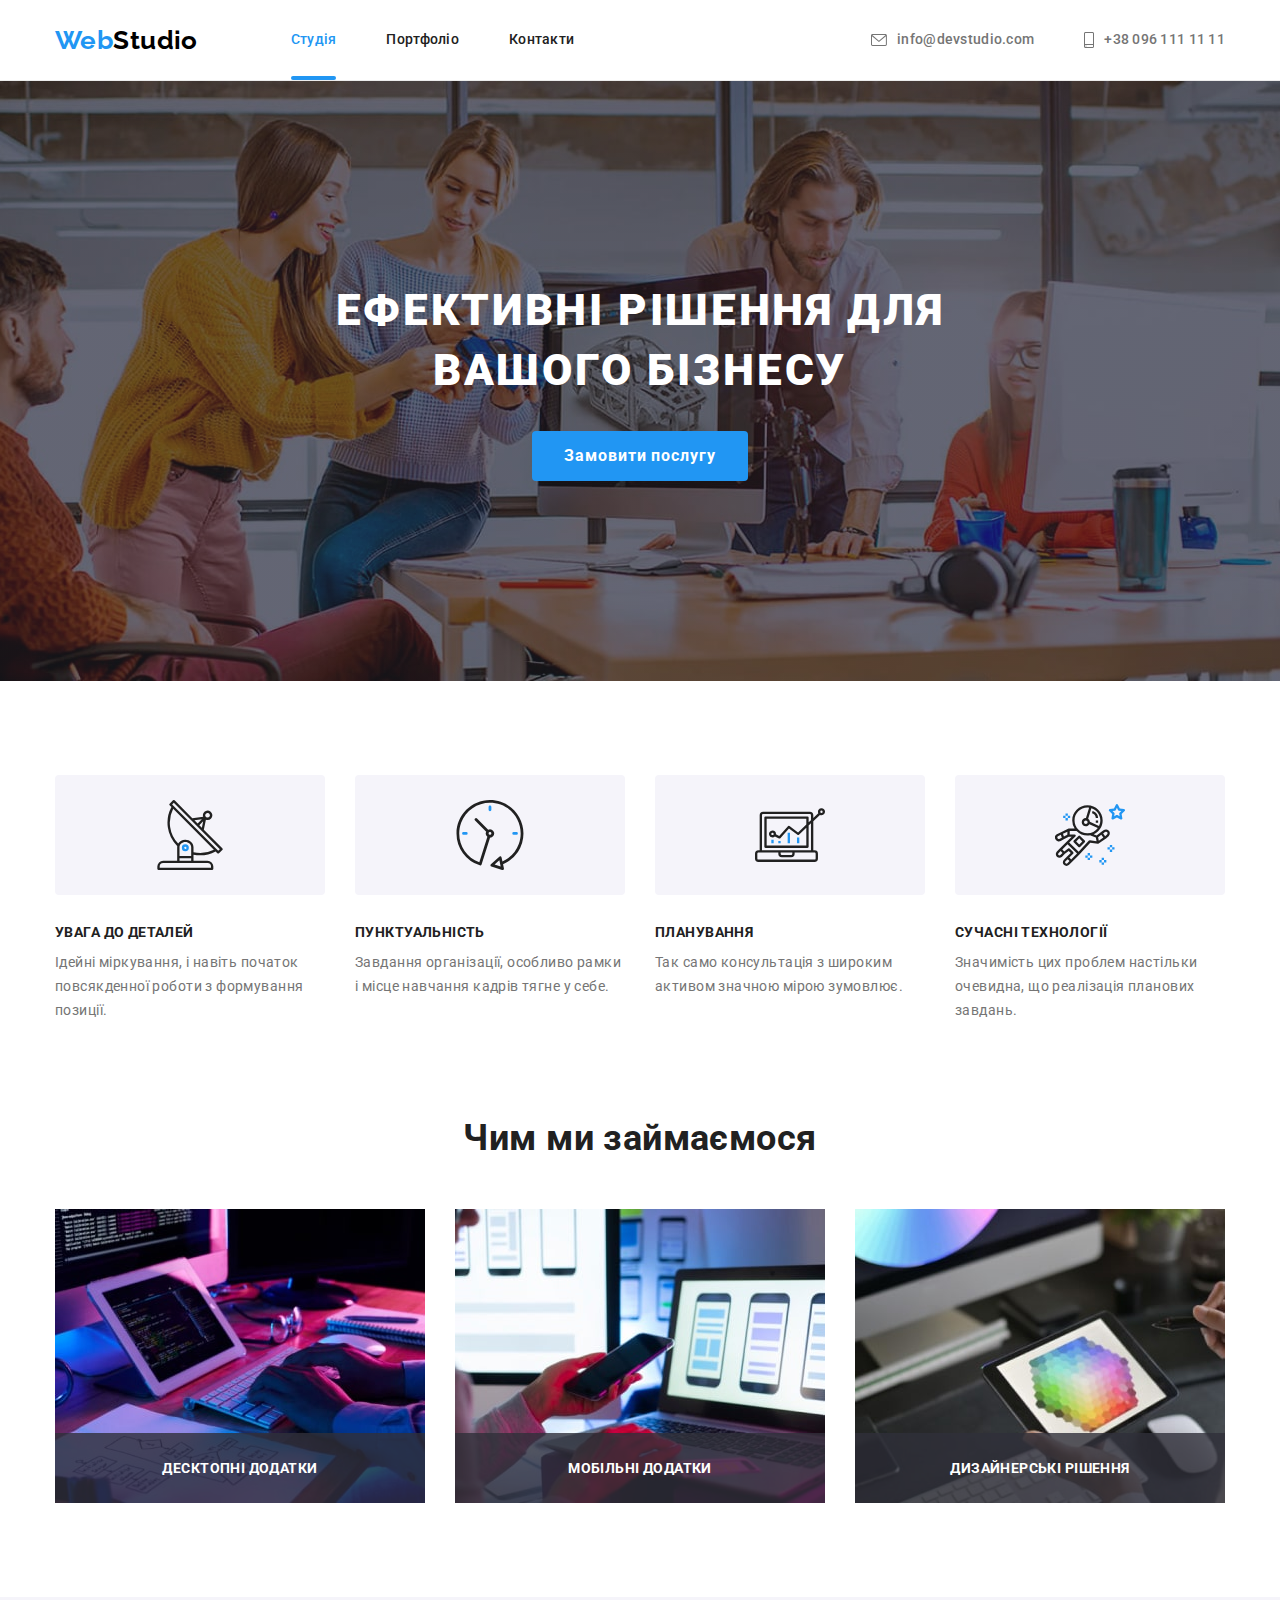
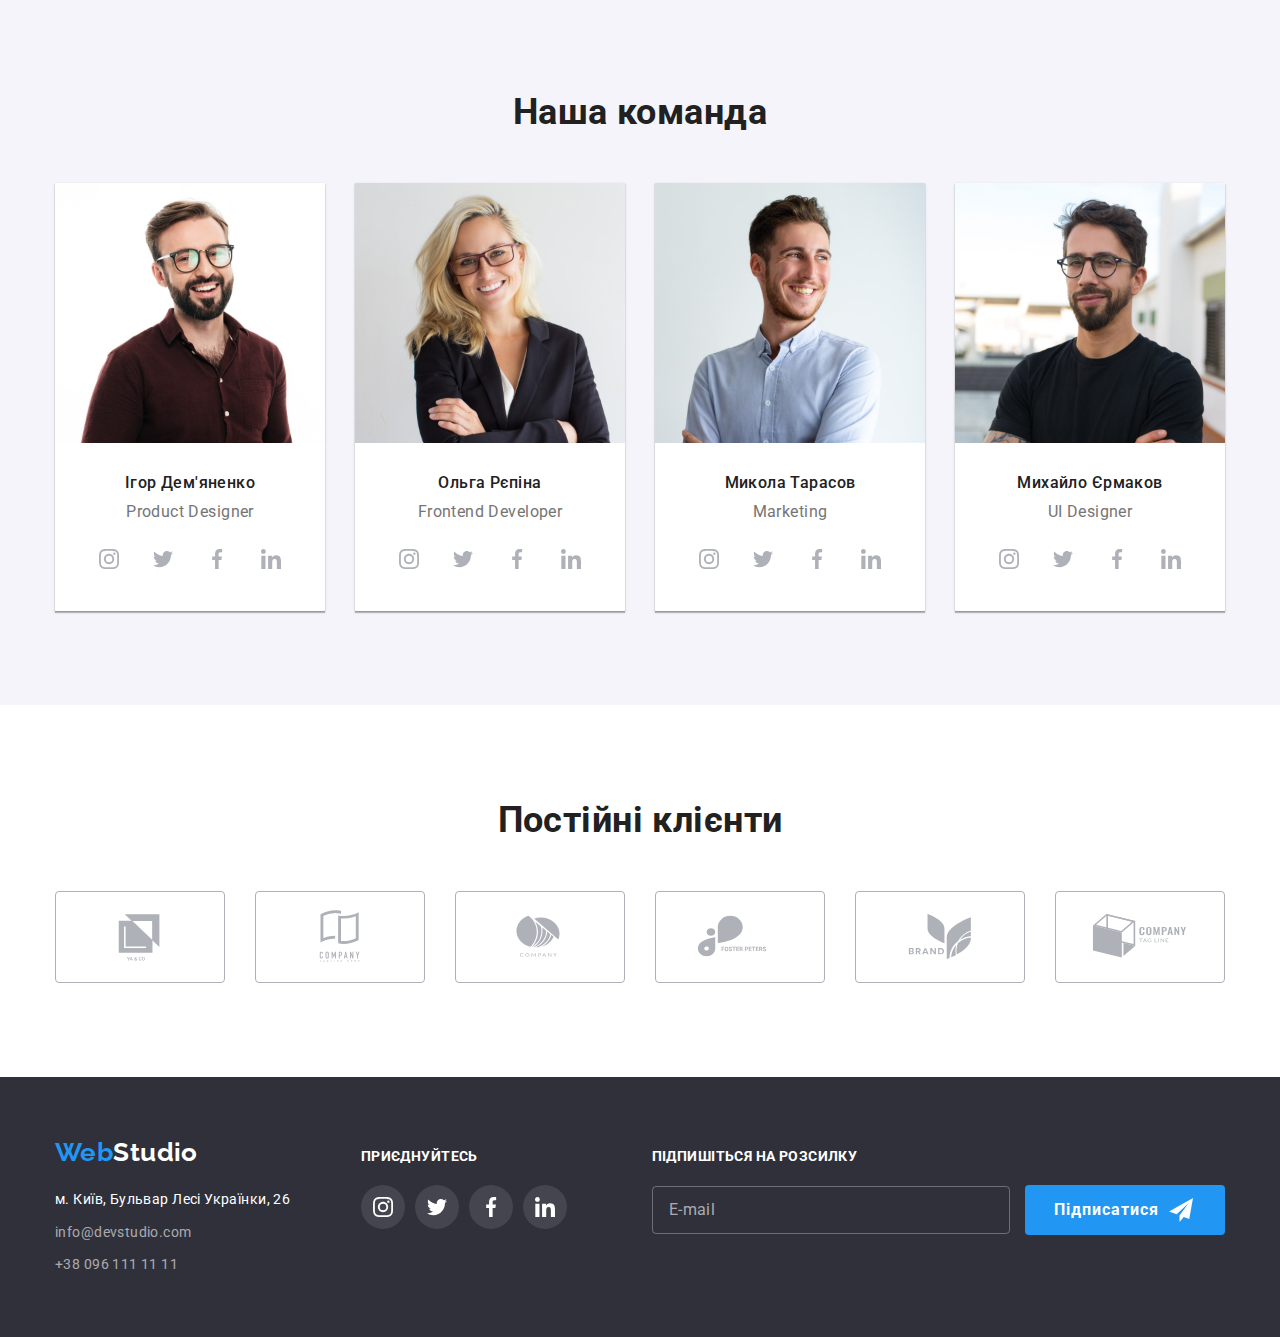
<file: index.html>
<!DOCTYPE html>
<html lang="uk">
  <head>
    <meta charset="UTF-8" />
    <meta http-equiv="X-UA-Compatible" content="IE=edge" />
    <meta name="viewport" content="width=device-width, initial-scale=1.0" />
    <title>goit-markup-hw-06</title>
    <link
      href="https://cdnjs.cloudflare.com/ajax/libs/modern-normalize/1.1.0/modern-normalize.min.css"
      rel="stylesheet"
    />
    <link
      href="https://fonts.googleapis.com/css2?family=Raleway:wght@700&family=Roboto:wght@400;500;700;900&display=swap"
      rel="stylesheet"
    />
    <link href="./css/styles.css" rel="stylesheet" />
  </head>
  <body>
    <header class="page-header">
      <div class="container main-nav">
        <a href="./index.html" class="logo"
          ><span class="logo-part">Web</span>Studio</a
        >
        <nav class="navigation">
          <ul class="navigation-list list">
            <li class="navigation-item">
              <a href="./index.html" class="navigation-link currentPage"
                >Студія</a
              >
            </li>
            <li class="navigation-item">
              <a href="./portfolio.html" class="navigation-link">Портфоліо</a>
            </li>
            <li class="navigation-item">
              <a href="/" class="navigation-link">Контакти</a>
            </li>
          </ul>
        </nav>
        <ul class="contact-list list">
          <li class="contact-list-item">
            <a href="mailto:info@devstudio.com" class="contact-list-link"
              ><svg class="mail-icon" width="16" height="12">
                <use href="./images/symbol-defs.svg#icon-mail"></use>
              </svg>
              info@devstudio.com</a
            >
          </li>
          <li class="contact-list-item">
            <a href="tel:+380961111111" class="contact-list-link"
              ><svg class="mobile-icon" width="10" height="16">
                <use href="./images/symbol-defs.svg#icon-telephone"></use>
              </svg>
              +38 096 111 11 11</a
            >
          </li>
        </ul>
      </div>
    </header>
    <main>
      <section class="hero-section overlay">
        <div>
          <h1 class="page-title">Ефективні рішення для вашого бізнесу</h1>
          <button class="btn bounce-top" type="button" data-modal-open>
            Замовити послугу
          </button>
        </div>
      </section>
      <section class="feature-section section">
        <div class="container">
          <!--Прихований заголовок секції-->
          <h2 class="visually-hidden">Особливості</h2>
          <ul class="feature-list list">
            <li class="feature-list-item">
              <div class="feature-img">
                <svg class="feature-icon" width="70" height="70">
                  <use href="./images/symbol-defs.svg#icon-feature1"></use>
                </svg>
              </div>
              <h3 class="feature-list-title">Увага до деталей</h3>
              <p class="feature-list-text">
                Ідейні міркування, і навіть початок повсякденної роботи з
                формування позиції.
              </p>
            </li>
            <li class="feature-list-item">
              <div class="feature-img">
                <svg class="feature-icon" width="70" height="70">
                  <use href="./images/symbol-defs.svg#icon-feature2"></use>
                </svg>
              </div>
              <h3 class="feature-list-title">Пунктуальність</h3>
              <p class="feature-list-text">
                Завдання організації, особливо рамки і місце навчання кадрів
                тягне у себе.
              </p>
            </li>
            <li class="feature-list-item">
              <div class="feature-img">
                <svg class="feature-icon" width="70" height="70">
                  <use href="./images/symbol-defs.svg#icon-feature3"></use>
                </svg>
              </div>
              <h3 class="feature-list-title">Планування</h3>
              <p class="feature-list-text">
                Так само консультація з широким активом значною мірою зумовлює.
              </p>
            </li>
            <li class="feature-list-item">
              <div class="feature-img">
                <svg class="feature-icon" width="70" height="70">
                  <use href="./images/symbol-defs.svg#icon-feature4"></use>
                </svg>
              </div>
              <h3 class="feature-list-title">Сучасні технології</h3>
              <p class="feature-list-text">
                Значимість цих проблем настільки очевидна, що реалізація
                планових завдань.
              </p>
            </li>
          </ul>
        </div>
      </section>
      <section class="wedo-section section">
        <div class="container">
          <h2 class="section-title">Чим ми займаємося</h2>
          <ul class="wedo-list list">
            <li class="wedo-list-item">
              <img
                src="./images/wedo1.jpeg"
                alt="Робота з десктопом"
                width="370"
                height="294"
              />

              <p class="wedo-overlay-text">Десктопні додатки</p>
            </li>
            <li class="wedo-list-item">
              <img
                src="./images/wedo2.jpeg"
                alt="Робота з телефоном"
                width="370"
                height="294"
              />

              <p class="wedo-overlay-text">Мобільні додатки</p>
            </li>
            <li class="wedo-list-item">
              <img
                src="./images/wedo3.jpeg"
                alt="Робота з планшетом"
                width="370"
                height="294"
              />

              <p class="wedo-overlay-text">Дизайнерські рішення</p>
            </li>
          </ul>
        </div>
      </section>
      <section class="team-section section">
        <div class="container">
          <h2 class="section-title">Наша команда</h2>
          <ul class="team-list list">
            <li class="team-list-item">
              <img
                class="team-list-img"
                src="./images/teammate1.jpeg"
                alt="Член команди"
                width="270"
                height="260"
              />
              <div class="team-info">
                <h3 class="team-list-title">Ігор Дем'яненко</h3>
                <p class="team-list-text">Product Designer</p>

                <ul class="social-list list">
                  <li class="social-list-item">
                    <a
                      href="https://instagram.com"
                      class="social-link"
                      target="_blank"
                      rel="noopener noreferrer"
                      aria-label="посилання на інстаграм"
                    >
                      <svg class="social-link-icon">
                        <use
                          href="./images/symbol-defs.svg#icon-instagram"
                        ></use>
                      </svg>
                    </a>
                  </li>
                  <li class="social-list-item">
                    <a
                      href="https://twitter.com"
                      class="social-link"
                      target="_blank"
                      rel="noopener noreferrer"
                      aria-label="посилання на твітер"
                    >
                      <svg class="social-link-icon">
                        <use href="./images/symbol-defs.svg#icon-twitter"></use>
                      </svg>
                    </a>
                  </li>
                  <li class="social-list-item">
                    <a
                      href="https://facebook.com"
                      class="social-link"
                      target="_blank"
                      rel="noopener noreferrer"
                      aria-label="посилання на фейсбук"
                    >
                      <svg class="social-link-icon">
                        <use
                          href="./images/symbol-defs.svg#icon-facebook"
                        ></use>
                      </svg>
                    </a>
                  </li>
                  <li class="social-list-item">
                    <a
                      href="https://linkedin.com"
                      class="social-link"
                      target="_blank"
                      rel="noopener noreferrer"
                      aria-label="посилання на лінкдін"
                    >
                      <svg class="social-link-icon">
                        <use
                          href="./images/symbol-defs.svg#icon-linkedin"
                        ></use>
                      </svg>
                    </a>
                  </li>
                </ul>
              </div>
            </li>

            <li class="team-list-item">
              <img
                class="team-list-img"
                src="./images/teammate2.jpeg"
                alt="Член команди"
                width="270"
                height="260"
              />
              <div class="team-info">
                <h3 class="team-list-title">Ольга Рєпіна</h3>
                <p class="team-list-text">Frontend Developer</p>
                <ul class="social-list list">
                  <li class="social-list-item">
                    <a
                      href="https://instagram.com"
                      class="social-link"
                      target="_blank"
                      rel="noopener noreferrer"
                      aria-label="посилання на інстаграм"
                    >
                      <svg class="social-link-icon">
                        <use
                          href="./images/symbol-defs.svg#icon-instagram"
                        ></use>
                      </svg>
                    </a>
                  </li>
                  <li class="social-list-item">
                    <a
                      href="https://twitter.com"
                      class="social-link"
                      target="_blank"
                      rel="noopener noreferrer"
                      aria-label="посилання на твітер"
                    >
                      <svg class="social-link-icon">
                        <use href="./images/symbol-defs.svg#icon-twitter"></use>
                      </svg>
                    </a>
                  </li>
                  <li class="social-list-item">
                    <a
                      href="https://facebook.com"
                      class="social-link"
                      target="_blank"
                      rel="noopener noreferrer"
                      aria-label="посилання на фейсбук"
                    >
                      <svg class="social-link-icon">
                        <use
                          href="./images/symbol-defs.svg#icon-facebook"
                        ></use>
                      </svg>
                    </a>
                  </li>
                  <li class="social-list-item">
                    <a
                      href="https://linkedin.com"
                      class="social-link"
                      target="_blank"
                      rel="noopener noreferrer"
                      aria-label="посилання на лінкдін"
                    >
                      <svg class="social-link-icon">
                        <use
                          href="./images/symbol-defs.svg#icon-linkedin"
                        ></use>
                      </svg>
                    </a>
                  </li>
                </ul>
              </div>
            </li>
            <li class="team-list-item">
              <img
                class="team-list-img"
                src="./images/teammate3.jpeg"
                alt="Член команди"
                width="270"
                height="260"
              />
              <div class="team-info">
                <h3 class="team-list-title">Микола Тарасов</h3>
                <p class="team-list-text">Marketing</p>
                <ul class="social-list list">
                  <li class="social-list-item">
                    <a
                      href="https://instagram.com"
                      class="social-link"
                      target="_blank"
                      rel="noopener noreferrer"
                      aria-label="посилання на інстаграм"
                    >
                      <svg class="social-link-icon">
                        <use
                          href="./images/symbol-defs.svg#icon-instagram"
                        ></use>
                      </svg>
                    </a>
                  </li>
                  <li class="social-list-item">
                    <a
                      href="https://twitter.com"
                      class="social-link"
                      target="_blank"
                      rel="noopener noreferrer"
                      aria-label="посилання на твітер"
                    >
                      <svg class="social-link-icon">
                        <use href="./images/symbol-defs.svg#icon-twitter"></use>
                      </svg>
                    </a>
                  </li>
                  <li class="social-list-item">
                    <a
                      href="https://facebook.com"
                      class="social-link"
                      target="_blank"
                      rel="noopener noreferrer"
                      aria-label="посилання на фейсбук"
                    >
                      <svg class="social-link-icon">
                        <use
                          href="./images/symbol-defs.svg#icon-facebook"
                        ></use>
                      </svg>
                    </a>
                  </li>
                  <li class="social-list-item">
                    <a
                      href="https://linkedin.com"
                      class="social-link"
                      target="_blank"
                      rel="noopener noreferrer"
                      aria-label="посилання на лінкдін"
                    >
                      <svg class="social-link-icon">
                        <use
                          href="./images/symbol-defs.svg#icon-linkedin"
                        ></use>
                      </svg>
                    </a>
                  </li>
                </ul>
              </div>
            </li>
            <li class="team-list-item">
              <img
                class="team-list-img"
                src="./images/teammate4.jpeg"
                alt="Член команди"
                width="270"
                height="260"
              />
              <div class="team-info">
                <h3 class="team-list-title">Михайло Єрмаков</h3>
                <p class="team-list-text">UI Designer</p>
                <ul class="social-list list">
                  <li class="social-list-item">
                    <a
                      href="https://instagram.com"
                      class="social-link"
                      target="_blank"
                      rel="noopener noreferrer"
                      aria-label="посилання на інстаграм"
                    >
                      <svg class="social-link-icon">
                        <use
                          href="./images/symbol-defs.svg#icon-instagram"
                        ></use>
                      </svg>
                    </a>
                  </li>
                  <li class="social-list-item">
                    <a
                      href="https://twitter.com"
                      class="social-link"
                      target="_blank"
                      rel="noopener noreferrer"
                      aria-label="посилання на твітер"
                    >
                      <svg class="social-link-icon">
                        <use href="./images/symbol-defs.svg#icon-twitter"></use>
                      </svg>
                    </a>
                  </li>
                  <li class="social-list-item">
                    <a
                      href="https://facebook.com"
                      class="social-link"
                      target="_blank"
                      rel="noopener noreferrer"
                      aria-label="посилання на фейсбук"
                    >
                      <svg class="social-link-icon">
                        <use
                          href="./images/symbol-defs.svg#icon-facebook"
                        ></use>
                      </svg>
                    </a>
                  </li>
                  <li class="social-list-item">
                    <a
                      href="https://linkedin.com"
                      class="social-link"
                      target="_blank"
                      rel="noopener noreferrer"
                      aria-label="посилання на лінкдін"
                    >
                      <svg class="social-link-icon">
                        <use
                          href="./images/symbol-defs.svg#icon-linkedin"
                        ></use>
                      </svg>
                    </a>
                  </li>
                </ul>
              </div>
            </li>
          </ul>
        </div>
      </section>
      <section class="clients-section section">
        <div class="container">
          <h2 class="section-title">Постійні клієнти</h2>
          <ul class="client-list list">
            <li class="client-list-item">
              <a href="/" class="client-list-link"
                ><svg class="client-icon">
                  <use href="./images/symbol-defs.svg#icon-client1"></use>
                </svg>
              </a>
            </li>
            <li class="client-list-item">
              <a href="/" class="client-list-link"
                ><svg class="client-icon">
                  <use href="./images/symbol-defs.svg#icon-client2"></use>
                </svg>
              </a>
            </li>
            <li class="client-list-item">
              <a href="/" class="client-list-link"
                ><svg class="client-icon">
                  <use href="./images/symbol-defs.svg#icon-client3"></use>
                </svg>
              </a>
            </li>
            <li class="client-list-item">
              <a href="/" class="client-list-link"
                ><svg class="client-icon">
                  <use href="./images/symbol-defs.svg#icon-client4"></use>
                </svg>
              </a>
            </li>
            <li class="client-list-item">
              <a href="/" class="client-list-link"
                ><svg class="client-icon">
                  <use href="./images/symbol-defs.svg#icon-client5"></use>
                </svg>
              </a>
            </li>
            <li class="client-list-item">
              <a href="/" class="client-list-link"
                ><svg class="client-icon">
                  <use href="./images/symbol-defs.svg#icon-client6"></use>
                </svg>
              </a>
            </li>
          </ul>
        </div>
      </section>
    </main>
    <footer class="page-footer">
      <div class="footer-container container">
        <div class="address-space">
          <a href="./index.html" class="logo logo-footer"
            ><span class="logo-part">Web</span>Studio</a
          >
          <address>
            <ul class="address-list list">
              <li class="address-list-item">
                <a
                  class="address-list direction"
                  href="https://goo.gl/maps/LLU61BnsTsSFCYwN8"
                  target="_blank"
                  rel="noopener noreferrer nofollow "
                  >м. Київ, Бульвар Лесі Українки, 26</a
                >
              </li>
              <li class="address-list-item">
                <a href="mailto:info@devstudio.com" class="address-link"
                  >info@devstudio.com</a
                >
              </li>
              <li class="address-list-item">
                <a href="tel:+380961111111" class="address-link"
                  >+38 096 111 11 11</a
                >
              </li>
            </ul>
          </address>
        </div>

        <div class="social-link-space">
          <p class="footer-text">Приєднуйтесь</p>
          <ul class="footer-social list">
            <li class="footer-social-item">
              <a
                class="footer-link"
                href="https://instagram.com"
                target="_blank"
                rel="noopener noreferrer"
                aria-label="посилання на інстаграм"
                ><svg class="f-social-link-icon">
                  <use href="./images/symbol-defs.svg#icon-instagram"></use>
                </svg>
              </a>
            </li>
            <li class="footer-social-item">
              <a
                class="footer-link"
                href="https://twitter.com"
                target="_blank"
                rel="noopener noreferrer"
                aria-label="посилання на твітер"
                ><svg class="f-social-link-icon">
                  <use href="./images/symbol-defs.svg#icon-twitter"></use>
                </svg>
              </a>
            </li>
            <li class="footer-social-item">
              <a
                class="footer-link"
                href="https://facebook.com"
                target="_blank"
                rel="noopener noreferrer"
                aria-label="посилання на фейсбук"
                ><svg class="f-social-link-icon">
                  <use href="./images/symbol-defs.svg#icon-facebook"></use>
                </svg>
              </a>
            </li>
            <li class="footer-social-item">
              <a
                class="footer-link"
                href="https://linkedin.com"
                target="_blank"
                rel="noopener noreferrer"
                aria-label="посилання на лінкдін"
                ><svg class="f-social-link-icon">
                  <use href="./images/symbol-defs.svg#icon-linkedin"></use>
                </svg>
              </a>
            </li>
          </ul>
        </div>
        <div class="footer-form-space">
          <p class="footer-text">Підпишіться на розсилку</p>
          <form name="subscribe_form">
            <label>
              <input
                type="email"
                class="footer-input"
                name="email"
                placeholder="E-mail"
                required
              />
            </label>
            <button class="btn-input btn" type="submit">
              Підписатися
              <svg class="footer-form-svg" width="24" height="24">
                <use href="./images/symbol-defs.svg#icon-send"></use>
              </svg>
            </button>
          </form>
        </div>
      </div>
    </footer>
    <div class="backdrop is-hidden" data-modal>
      <div class="modal">
        <button class="modal-btn" type="button" data-modal-close>
          <svg class="modal-icon" width="11" height="11">
            <use href="./images/symbol-defs.svg#icon-close-btn"></use>
          </svg>
        </button>
        <p class="modal-message">Залиште свої дані, ми вам передзвонимо</p>
        <form class="modal-form" name="modal_form">
          <div class="modal-form-group" role="group">
            <label for="user_name" class="modal-form-label">Ім'я</label>
            <div class="modal-form-wrapper">
              <input
                type="text"
                class="modal-form-input"
                name="user_name"
                id="user_name"
                required
              />
              <svg class="modal-icon-svg" width="18" height="18">
                <use href="./images/symbol-defs.svg#icon-person-modal"></use>
              </svg>
            </div>
            <label for="user_phone" class="modal-form-label">Телефон</label>
            <div class="modal-form-wrapper">
              <input
                type="tel"
                class="modal-form-input"
                name="user_phone"
                id="user_phone"
                required
              />
              <svg class="modal-icon-svg" width="18" height="18">
                <use href="./images/symbol-defs.svg#icon-phone-modal"></use>
              </svg>
            </div>
            <label for="user_email" class="modal-form-label">Пошта</label>
            <div class="modal-form-wrapper">
              <input
                type="text"
                class="modal-form-input"
                name="user_email"
                id="user_email"
                required
              />
              <svg class="modal-icon-svg" width="18" height="18">
                <use href="./images/symbol-defs.svg#icon-email-modal"></use>
              </svg>
            </div>
            <label for="user_message" class="modal-form-label">Коментар</label>
            <textarea
              class="modal-form-message"
              name="user_message"
              id="user_message"
              rows="6"
              placeholder="Введіть текст"
            ></textarea>
          </div>
        </form>
        <div class="modal-form-agreement" role="group">
          <input type="checkbox" class="modal-checkbox" id="user_agreement" />
          <label class="modal-form-agreement-label" for="user_agreement"
            >Погоджуюся з розсилкою та приймаю
            <a href="" class="modal-form-link">Умови договору</a></label
          >
        </div>
        <button class="modal-form-btn btn" type="submit">Відправити</button>
      </div>
    </div>
    <script src="./js/modal.js"></script>
  </body>
</html>
</file>
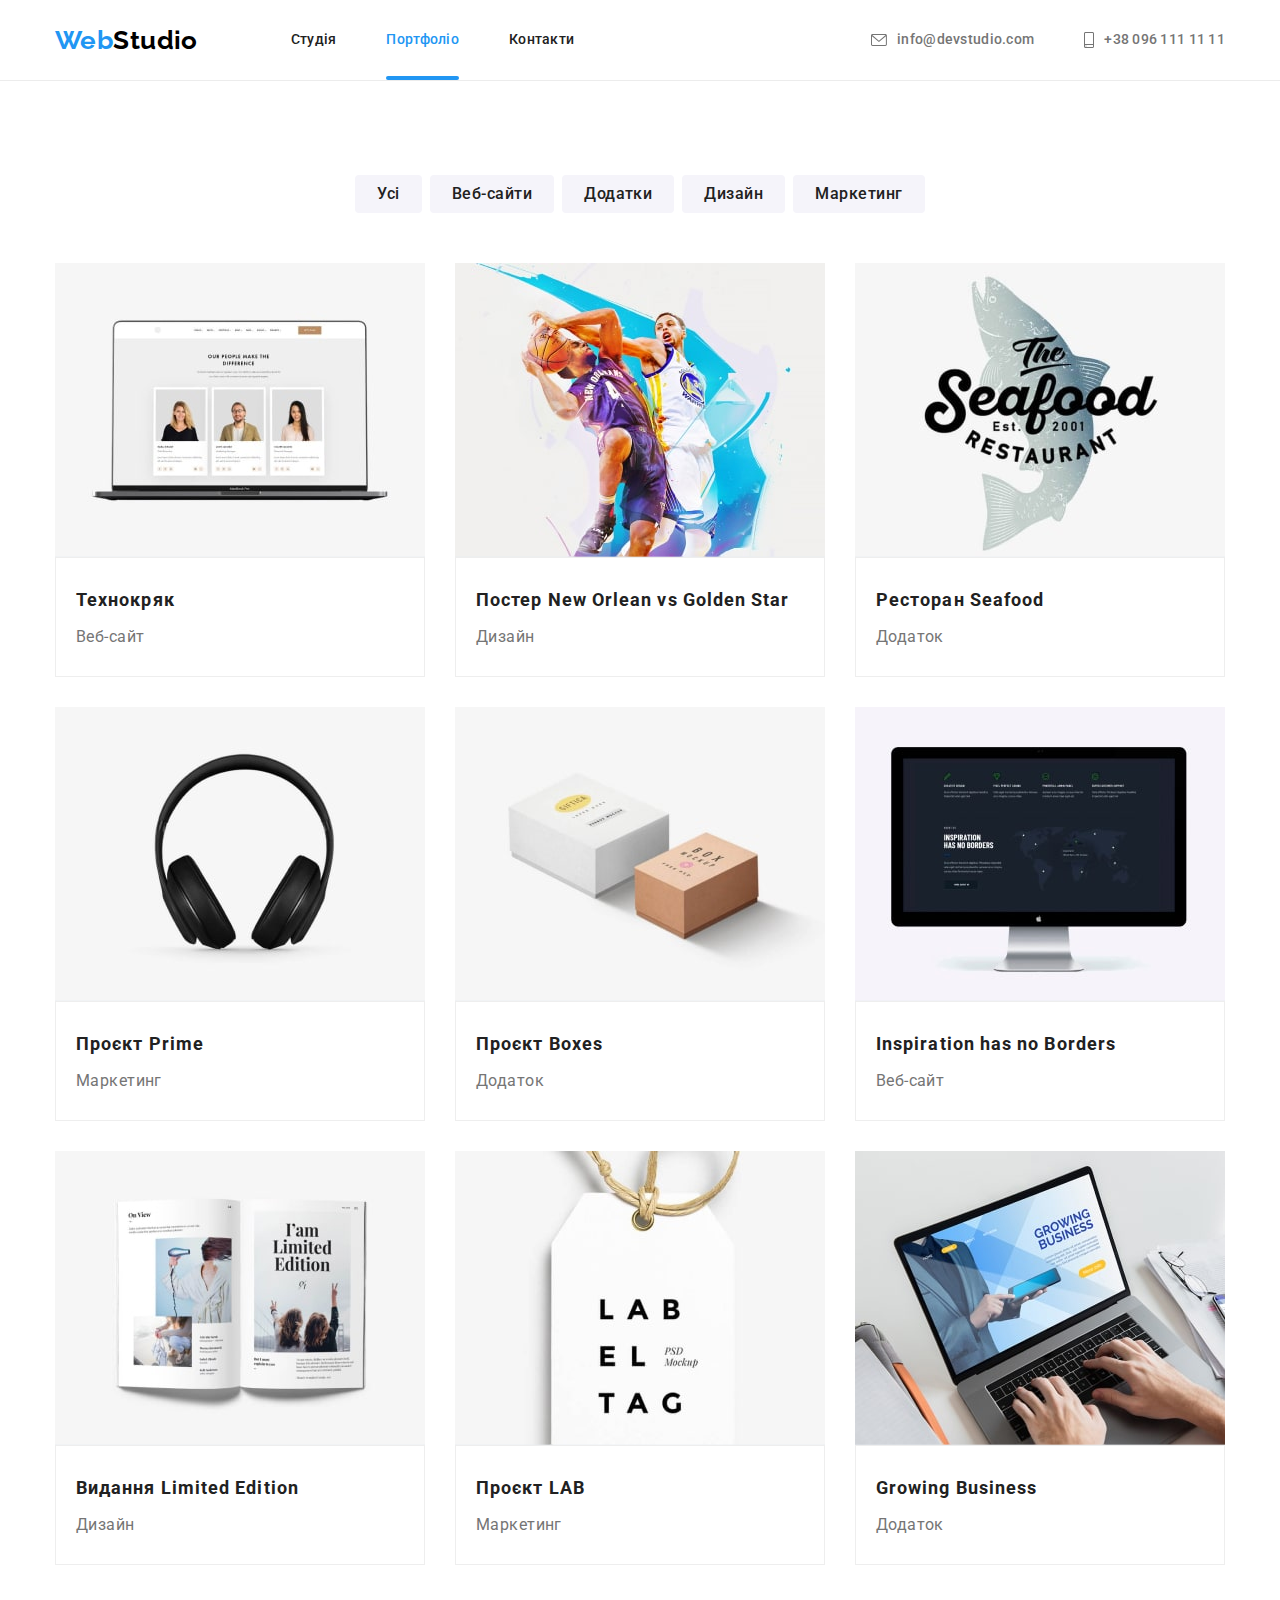
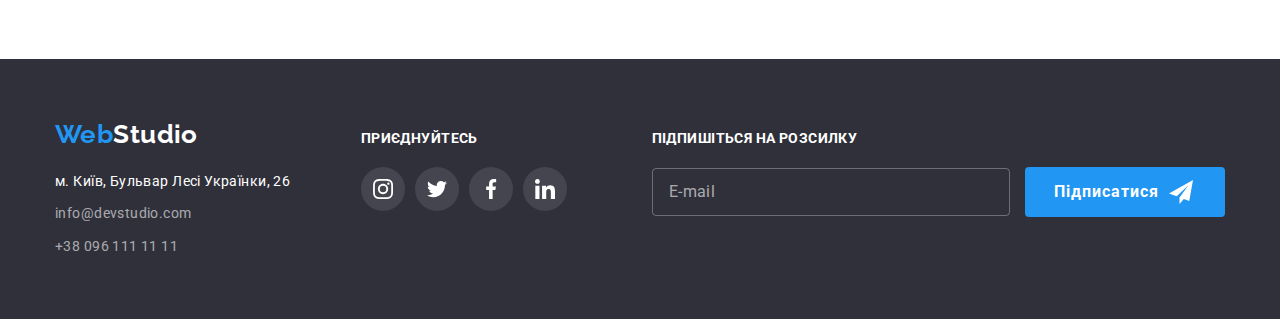
<file: portfolio.html>
<!DOCTYPE html>
<html lang="uk">
  <head>
    <meta charset="UTF-8" />
    <meta http-equiv="X-UA-Compatible" content="IE=edge" />
    <meta name="viewport" content="width=device-width, initial-scale=1.0" />
    <title>goit-markup-hw-06</title>
    <link
      href="https://cdnjs.cloudflare.com/ajax/libs/modern-normalize/1.1.0/modern-normalize.min.css"
      rel="stylesheet"
    />
    <link
      href="https://fonts.googleapis.com/css2?family=Raleway:wght@700&family=Roboto:wght@400;500;700;900&display=swap"
      rel="stylesheet"
    />
    <link href="./css/styles.css" rel="stylesheet" />
  </head>
  <body>
    <header class="page-header">
      <div class="container main-nav">
        <a href="./index.html" class="logo"
          ><span class="logo-part">Web</span>Studio</a
        >
        <nav class="navigation">
          <ul class="navigation-list list">
            <li class="navigation-item">
              <a href="./index.html" class="navigation-link">Студія</a>
            </li>
            <li class="navigation-item">
              <a href="./portfolio.html" class="navigation-link currentPage"
                >Портфоліо</a
              >
            </li>
            <li class="navigation-item">
              <a href="/" class="navigation-link">Контакти</a>
            </li>
          </ul>
        </nav>
        <ul class="contact-list list">
          <li class="contact-list-item">
            <a href="mailto:info@devstudio.com" class="contact-list-link"
              ><svg class="mail-icon" width="16" height="12">
                <use href="./images/symbol-defs.svg#icon-mail"></use>
              </svg>
              info@devstudio.com</a
            >
          </li>
          <li class="contact-list-item">
            <a href="tel:+380961111111" class="contact-list-link"
              ><svg class="mobile-icon" width="10" height="16">
                <use href="./images/symbol-defs.svg#icon-telephone"></use>
              </svg>
              +38 096 111 11 11</a
            >
          </li>
        </ul>
      </div>
    </header>
    <main>
      <section class="section">
        <div class="container">
          <!--Прихований заголовок секції-->
          <h1 class="visually-hidden">Наші проєкти</h1>
          <ul class="project-list-filter list">
            <li class="project-list-filter-item">
              <button class="portfolio-btn" type="button">Усі</button>
            </li>
            <li class="project-list-filter-item">
              <button class="portfolio-btn" type="button">Веб-сайти</button>
            </li>
            <li class="project-list-filter-item">
              <button class="portfolio-btn" type="button">Додатки</button>
            </li>
            <li class="project-list-filter-item">
              <button class="portfolio-btn" type="button">Дизайн</button>
            </li>
            <li class="project-list-filter-item">
              <button class="portfolio-btn" type="button">Маркетинг</button>
            </li>
          </ul>
          <ul class="project-list list">
            <li class="project-list-item">
              <a href="/" class="project-list-link">
                <div class="project-thumb">
                  <img
                    src="./images/project-1.jpeg"
                    alt="Фото проєкту 1"
                    width="370"
                    height="294"
                  />
                  <div class="project-list-overlay">
                    <p class="project-list-extra-text">
                      Ресурс пропонує комплексні пропозиції з різним рівнем
                      функціоналу та сервісів. Все це дозволить відвідувачу
                      отримати вичерпні відомості про компанію чи приватну
                      особу.
                    </p>
                  </div>
                </div>
                <div class="project-info">
                  <h2 class="project-list-title">Технокряк</h2>
                  <p class="project-list-description">Веб-сайт</p>
                </div></a
              >
            </li>
            <li class="project-list-item">
              <a href="/" class="project-list-link">
                <div class="project-thumb">
                  <img
                    src="./images/project-2.jpeg"
                    alt="Фото проєкту 2"
                    width="370"
                    height="294"
                  />
                  <div class="project-list-overlay">
                    <p class="project-list-extra-text">
                      Ресурс пропонує комплексні пропозиції з різним рівнем
                      функціоналу та сервісів. Все це дозволить відвідувачу
                      отримати вичерпні відомості про компанію чи приватну
                      особу.
                    </p>
                  </div>
                </div>
                <div class="project-info">
                  <h2 class="project-list-title">
                    Постер New Orlean vs Golden Star
                  </h2>
                  <p class="project-list-description">Дизайн</p>
                </div></a
              >
            </li>
            <li class="project-list-item">
              <a href="/" class="project-list-link">
                <div class="project-thumb">
                  <img
                    src="./images/project-3.jpeg"
                    alt="Фото проєкту 3"
                    width="370"
                    height="294"
                  />
                  <div class="project-list-overlay">
                    <p class="project-list-extra-text">
                      Ресурс пропонує комплексні пропозиції з різним рівнем
                      функціоналу та сервісів. Все це дозволить відвідувачу
                      отримати вичерпні відомості про компанію чи приватну
                      особу.
                    </p>
                  </div>
                </div>
                <div class="project-info">
                  <h2 class="project-list-title">Ресторан Seafood</h2>
                  <p class="project-list-description">Додаток</p>
                </div></a
              >
            </li>
            <li class="project-list-item">
              <a href="/" class="project-list-link">
                <div class="project-thumb">
                  <img
                    src="./images/project-4.jpeg"
                    alt="Фото проєкту 4"
                    width="370"
                    height="294"
                  />
                  <div class="project-list-overlay">
                    <p class="project-list-extra-text">
                      Ресурс пропонує комплексні пропозиції з різним рівнем
                      функціоналу та сервісів. Все це дозволить відвідувачу
                      отримати вичерпні відомості про компанію чи приватну
                      особу.
                    </p>
                  </div>
                </div>
                <div class="project-info">
                  <h2 class="project-list-title">Проєкт Prime</h2>
                  <p class="project-list-description">Маркетинг</p>
                </div></a
              >
            </li>
            <li class="project-list-item">
              <a href="/" class="project-list-link">
                <div class="project-thumb">
                  <img
                    src="./images/project-5.jpeg"
                    alt="Фото проєкту 5"
                    width="370"
                    height="294"
                  />
                  <div class="project-list-overlay">
                    <p class="project-list-extra-text">
                      Ресурс пропонує комплексні пропозиції з різним рівнем
                      функціоналу та сервісів. Все це дозволить відвідувачу
                      отримати вичерпні відомості про компанію чи приватну
                      особу.
                    </p>
                  </div>
                </div>
                <div class="project-info">
                  <h2 class="project-list-title">Проєкт Boxes</h2>
                  <p class="project-list-description">Додаток</p>
                </div></a
              >
            </li>
            <li class="project-list-item">
              <a href="/" class="project-list-link">
                <div class="project-thumb">
                  <img
                    src="./images/project-6.jpeg"
                    alt="Фото проєкту 6"
                    width="370"
                    height="294"
                  />
                  <div class="project-list-overlay">
                    <p class="project-list-extra-text">
                      Ресурс пропонує комплексні пропозиції з різним рівнем
                      функціоналу та сервісів. Все це дозволить відвідувачу
                      отримати вичерпні відомості про компанію чи приватну
                      особу.
                    </p>
                  </div>
                </div>
                <div class="project-info">
                  <h2 class="project-list-title">Inspiration has no Borders</h2>
                  <p class="project-list-description">Веб-сайт</p>
                </div></a
              >
            </li>
            <li class="project-list-item">
              <a href="/" class="project-list-link">
                <div class="project-thumb">
                  <img
                    src="./images/project-7.jpeg"
                    alt="Фото проєкту 7"
                    width="370"
                    height="294"
                  />
                  <div class="project-list-overlay">
                    <p class="project-list-extra-text">
                      Ресурс пропонує комплексні пропозиції з різним рівнем
                      функціоналу та сервісів. Все це дозволить відвідувачу
                      отримати вичерпні відомості про компанію чи приватну
                      особу.
                    </p>
                  </div>
                </div>
                <div class="project-info">
                  <h2 class="project-list-title">Видання Limited Edition</h2>
                  <p class="project-list-description">Дизайн</p>
                </div></a
              >
            </li>
            <li class="project-list-item">
              <a href="/" class="project-list-link">
                <div class="project-thumb">
                  <img
                    src="./images/project-8.jpeg"
                    alt="Фото проєкту 8"
                    width="370"
                    height="294"
                  />
                  <div class="project-list-overlay">
                    <p class="project-list-extra-text">
                      Ресурс пропонує комплексні пропозиції з різним рівнем
                      функціоналу та сервісів. Все це дозволить відвідувачу
                      отримати вичерпні відомості про компанію чи приватну
                      особу.
                    </p>
                  </div>
                </div>
                <div class="project-info">
                  <h2 class="project-list-title">Проєкт LAB</h2>
                  <p class="project-list-description">Маркетинг</p>
                </div></a
              >
            </li>
            <li class="project-list-item">
              <a href="/" class="project-list-link">
                <div class="project-thumb">
                  <img
                    src="./images/project-9.jpeg"
                    alt="Фото проєкту 9"
                    width="370"
                    height="294"
                  />
                  <div class="project-list-overlay">
                    <p class="project-list-extra-text">
                      Ресурс пропонує комплексні пропозиції з різним рівнем
                      функціоналу та сервісів. Все це дозволить відвідувачу
                      отримати вичерпні відомості про компанію чи приватну
                      особу.
                    </p>
                  </div>
                </div>
                <div class="project-info">
                  <h2 class="project-list-title">Growing Business</h2>
                  <p class="project-list-description">Додаток</p>
                </div></a
              >
            </li>
          </ul>
        </div>
      </section>
    </main>
    <footer class="page-footer">
      <div class="footer-container container">
        <div class="address-space">
          <a href="./index.html" class="logo logo-footer"
            ><span class="logo-part">Web</span>Studio</a
          >
          <address>
            <ul class="address-list list">
              <li class="address-list-item">
                <a
                  class="address-list direction"
                  href="https://goo.gl/maps/LLU61BnsTsSFCYwN8"
                  target="_blank"
                  rel="noopener noreferrer nofollow "
                  >м. Київ, Бульвар Лесі Українки, 26</a
                >
              </li>
              <li class="address-list-item">
                <a href="mailto:info@devstudio.com" class="address-link"
                  >info@devstudio.com</a
                >
              </li>
              <li class="address-list-item">
                <a href="tel:+380961111111" class="address-link"
                  >+38 096 111 11 11</a
                >
              </li>
            </ul>
          </address>
        </div>

        <div class="social-link-space">
          <p class="footer-text">Приєднуйтесь</p>
          <ul class="footer-social list">
            <li class="footer-social-item">
              <a
                class="footer-link"
                href="https://instagram.com"
                target="_blank"
                rel="noopener noreferrer"
                aria-label="посилання на інстаграм"
                ><svg class="f-social-link-icon">
                  <use href="./images/symbol-defs.svg#icon-instagram"></use>
                </svg>
              </a>
            </li>
            <li class="footer-social-item">
              <a
                class="footer-link"
                href="https://twitter.com"
                target="_blank"
                rel="noopener noreferrer"
                aria-label="посилання на твітер"
                ><svg class="f-social-link-icon">
                  <use href="./images/symbol-defs.svg#icon-twitter"></use>
                </svg>
              </a>
            </li>
            <li class="footer-social-item">
              <a
                class="footer-link"
                href="https://facebook.com"
                target="_blank"
                rel="noopener noreferrer"
                aria-label="посилання на фейсбук"
                ><svg class="f-social-link-icon">
                  <use href="./images/symbol-defs.svg#icon-facebook"></use>
                </svg>
              </a>
            </li>
            <li class="footer-social-item">
              <a
                class="footer-link"
                href="https://linkedin.com"
                target="_blank"
                rel="noopener noreferrer"
                aria-label="посилання на лінкдін"
                ><svg class="f-social-link-icon">
                  <use href="./images/symbol-defs.svg#icon-linkedin"></use>
                </svg>
              </a>
            </li>
          </ul>
        </div>
        <div class="footer-form-space">
          <p class="footer-text">Підпишіться на розсилку</p>
          <form class="footer-form">
            <label>
              <input
                type="email"
                class="footer-input"
                name="email"
                placeholder="E-mail"
                required
              />
            </label>
            <button class="btn-input btn" type="submit">
              Підписатися
              <svg class="footer-form-svg" width="24" height="24">
                <use href="./images/symbol-defs.svg#icon-send"></use>
              </svg>
            </button>
          </form>
        </div>
      </div>
    </footer>
  </body>
</html>
</file>
<file: css/styles.css>
:root {
  --primary-text-color: #212121;
  --secondary-text-color: #757575;
  --accent-color: #2196f3;
  --primary-white-color: #ffffff;
  --background-color: #2f303a;
  --secondary-bcg-color: #f5f4fa;
  --logo-black-color: #000000;
  --social-color: #afb1b8;
  --card-set-gap: 30px;
}

body {
  background-color: var(--primary-white-color);
  color: var(--primary-text-color);

  font-family: "Roboto", sans-serif;
  font-size: 14px;
  letter-spacing: 0.03em;
}

html {
  scroll-behavior: smooth;
}

h1,
h2,
h3,
h4,
h5,
h6,
p {
  margin: 0;
}

img {
  display: block;
  max-width: 100%;
  height: auto;
}

address {
  font-style: normal;
}

.section {
  padding-top: 94px;
  padding-bottom: 94px;
}

.list {
  padding: 0;
  margin: 0;
  list-style: none;
}

.visually-hidden {
  clip: rect(0 0 0 0);
  clip-path: inset(50%);
  height: 1px;
  overflow: hidden;
  position: absolute;
  white-space: nowrap;
  width: 1px;
}

/*----------- Контейнер ------------ */
/*-----------------------------------*/

.container {
  /* outline: 1px solid red; */
  width: 1200px;
  padding-left: 15px;
  padding-right: 15px;
  margin-left: auto;
  margin-right: auto;
}

/*------------- Cтилі хедерy ---------*/
/*------------------------------------*/

.page-header {
  border-bottom: 1px solid #ececec;
}

.main-nav {
  display: flex;
  align-items: center;
}

.logo {
  margin-right: 93px;

  color: var(--logo-black-color);

  font-family: "Raleway", sans-serif;
  font-size: 26px;
  font-weight: 700;
  line-height: 1.17;

  text-decoration: none;
}

.logo-part {
  color: var(--accent-color);
}

.navigation-list {
  display: flex;
}

.navigation-list .navigation-item + .navigation-item {
  margin-left: 50px;
}

.navigation-link {
  display: block;
  padding-top: 32px;
  padding-bottom: 32px;

  color: var(--primary-text-color);

  font-size: 14px;
  font-weight: 500;
  line-height: 1.14;
  letter-spacing: 0.02em;

  text-decoration: none;
  transition: color 250ms cubic-bezier(0.4, 0, 0.2, 1);
}

.navigation-link:hover,
.navigation-link:focus {
  color: var(--accent-color);
}

.navigation-link:active {
  color: var(--accent-color);
}

.currentPage {
  position: relative;
  color: var(--accent-color);
}

.currentPage::after {
  display: block;
  content: "";
  width: 100%;
  height: 4px;
  background: var(--accent-color);
  border-radius: 2px;
  position: absolute;
  bottom: 0;
  left: 0;
}

.contact-list {
  display: flex;
  margin-left: auto;
}

.contact-list .contact-list-item + .contact-list-item {
  margin-left: 50px;
}

.contact-list-link {
  display: flex;
  align-items: center;
  padding-top: 32px;
  padding-bottom: 32px;

  color: var(--secondary-text-color);

  font-weight: 500;
  line-height: 1.14;
  letter-spacing: 0.02em;

  text-decoration: none;
  transition: color 250ms cubic-bezier(0.4, 0, 0.2, 1);
}

.contact-list-link:hover,
.contact-list-link:focus {
  color: var(--accent-color);
}

.contact-list-link:active {
  color: var(--accent-color);
}

.mobile-icon {
  margin-right: 10px;
  fill: currentColor;
}

.mail-icon {
  margin-right: 10px;
  fill: currentColor;
}

.mail-icon:hover,
.mail-icon:focus {
  fill: currentColor;
}

.mail-icon:active {
  fill: currentColor;
}

.mobile-icon:hover,
.mobile-icon:focus {
  fill: currentColor;
}

.mobile-icon:active {
  fill: currentColor;
}

/*----------- Cтилі головної частини ----------*/
/*------------- Секція герой ------------------*/

.hero-section {
  padding-top: 200px;
  padding-bottom: 200px;
  text-align: center;

  background-color: var(--background-color);
}

.overlay {
  max-width: 1600px;
  height: 600px;
  margin-left: auto;
  margin-right: auto;
  background-image: linear-gradient(
      rgba(47, 48, 58, 0.4),
      rgba(47, 48, 58, 0.4)
    ),
    url("../images/hero.jpeg");
  background-repeat: no-repeat;
  background-position: center;
  background-size: cover;
}

.page-title {
  width: 696px;
  margin: 0 auto;

  color: var(--primary-white-color);

  font-weight: 900;
  font-size: 44px;
  line-height: 1.36;
  letter-spacing: 0.06em;

  text-transform: uppercase;
}

.btn {
  display: inline-block;
  border: none;
  border-radius: 4px;
  padding: 10px 32px;
  margin-top: 30px;
  min-width: 216px;

  color: var(--primary-white-color);
  background-color: var(--accent-color);

  font-family: inherit;
  font-weight: 700;
  font-size: 16px;
  line-height: 1.88;
  letter-spacing: 0.06em;

  text-decoration: none;
  cursor: pointer;
  text-align: center;
  transition: background-color 250ms cubic-bezier(0.4, 0, 0.2, 1),
    color 250ms cubic-bezier(0.4, 0, 0.2, 1);
}

.btn:hover,
.btn:focus {
  color: var(--accent-color);
  background-color: var(--primary-white-color);
  outline: none;
}

.btn:active {
  color: var(--accent-color);
  background-color: var(--primary-white-color);
  outline: none;
}

/*------------ Секція Особливості ----------*/
/*------------------------------------------*/

.feature-list {
  display: flex;
  flex-wrap: wrap;
}

.feature-list-item {
  width: 270px;
}

.feature-list-item + .feature-list-item {
  margin-left: 30px;
}

.feature-img {
  display: flex;
  justify-content: center;
  align-items: center;
  width: 270px;
  height: 120px;
  margin-bottom: 30px;

  background-color: var(--secondary-bcg-color);
  border-radius: 4px;
}

.feature-list-title {
  margin-bottom: 10px;

  font-weight: 700;
  font-size: 14px;
  line-height: 1.14;

  text-transform: uppercase;
}

.feature-list-text {
  color: var(--secondary-text-color);

  line-height: 1.71;
}

/*----------- Секція "Чим ми займаємось"---------*/
/*-----------------------------------------------*/

.wedo-section {
  padding-top: 0;
}

.section-title {
  margin-bottom: 50px;
  font-size: 36px;
  line-height: 1.17;

  text-align: center;
}

.wedo-list {
  display: flex;
  flex-wrap: wrap;
}

.wedo-list-item {
  position: relative;
}

.wedo-list-item + .wedo-list-item {
  margin-left: 30px;
}

.wedo-overlay-text {
  position: absolute;
  width: 100%;
  height: 70px;
  bottom: 0;
  display: flex;
  align-items: center;
  justify-content: center;

  font-weight: 700;
  line-height: 1.17;
  text-transform: uppercase;
  color: var(--primary-white-color);
  background-color: rgba(47, 48, 58, 0.8);
}

/*--------------- Секція команди -------------*/
/*--------------------------------------------*/

.team-section {
  background-color: var(--secondary-bcg-color);
}

.team-list {
  display: flex;
  flex-wrap: wrap;
}

.team-list-item {
  box-shadow: 0px 1px 3px rgba(0, 0, 0, 0.12), 0px 1px 1px rgba(0, 0, 0, 0.14),
    0px 2px 1px rgba(0, 0, 0, 0.2);
}

.team-list-item + .team-list-item {
  margin-left: 30px;
}

.team-info {
  background-color: var(--primary-white-color);
  padding-top: 30px;
  padding-bottom: 30px;
  border-radius: 0px 0px 4px 4px;
}
.team-list-title {
  margin-bottom: 10px;

  font-weight: 500;
  font-size: 16px;
  line-height: 1.19;

  text-align: center;
}

.team-list-text {
  color: var(--secondary-text-color);
  margin-bottom: 16px;

  font-size: 16px;
  line-height: 1.19;

  text-align: center;
}

.social-list {
  display: flex;
  justify-content: center;
}

.social-link {
  display: flex;
  justify-content: center;
  align-items: center;
  width: 44px;
  height: 44px;
  border-radius: 50%;
  color: var(--social-color);
  transition: background-color 250ms cubic-bezier(0.4, 0, 0.2, 1),
    color 250ms cubic-bezier(0.4, 0, 0.2, 1);
}

.social-link:hover,
.social-link:focus {
  color: var(--primary-white-color);
  background-color: var(--accent-color);
}

.social-link:active {
  color: var(--primary-white-color);
  background-color: var(--accent-color);
}

.social-link-icon {
  width: 20px;
  height: 20px;
  fill: currentColor;
}

.social-list-item {
  text-align: center;
}

.social-list-item + .social-list-item {
  margin-left: 10px;
}

/*------------- Секція клієнти ------------ */
/*------------------------------------------*/

.client-list {
  display: flex;
  text-align: center;
}

.client-list-item + .client-list-item {
  margin-left: 30px;
}

.client-list-link {
  display: flex;
  justify-content: center;
  align-items: center;
  width: 170px;
  height: 92px;
  border: 1px solid currentColor;
  border-radius: 4px;
  color: var(--social-color);
  transition: color 250ms cubic-bezier(0.4, 0, 0.2, 1);
}

.client-list-link:hover,
.client-list-link:focus {
  color: var(--accent-color);
}

.client-list-link:active {
  color: var(--accent-color);
}

.client-icon {
  width: 106px;
  height: 60px;

  fill: currentColor;
}

.client-icon:hover,
.client-icon:focus {
  fill: currentColor;
}

.client-icon:active {
  fill: currentColor;
}

/*-------------- Футер -------------- */
/*------------------------------------*/

.page-footer {
  padding-top: 60px;
  padding-bottom: 60px;
  background-color: var(--background-color);
}

.address-space {
  margin-right: 70px;
}

.logo-footer {
  color: var(--primary-white-color);
}

address {
  margin-top: 20px;
}

.address-list .direction {
  color: var(--primary-white-color);

  line-height: 1.71;
  font-style: normal;

  text-decoration: none;
  transition: color 250ms cubic-bezier(0.4, 0, 0.2, 1);
}

.direction:hover,
.direction:focus {
  color: var(--accent-color);
}

.direction:active {
  color: var(--accent-color);
}

.address-list-item:not(:last-child) {
  margin-bottom: 9px;
}

.address-link {
  color: rgba(255, 255, 255, 0.6);

  line-height: 1.71;
  font-style: normal;

  text-decoration: none;
  transition: color 250ms cubic-bezier(0.4, 0, 0.2, 1);
}

.address-link:hover,
.address-link:focus {
  color: var(--accent-color);
}

.address-link:active {
  color: var(--accent-color);
}

.footer-container {
  display: flex;
  align-items: baseline;
}

.footer-text {
  margin-bottom: 20px;
  font-weight: 700;
  line-height: 1.14;
  text-transform: uppercase;
  color: var(--primary-white-color);
}

.footer-social {
  display: flex;
}

.footer-social-item + .footer-social-item {
  margin-left: 10px;
}

.footer-link {
  display: flex;
  justify-content: center;
  align-items: center;
  width: 44px;
  height: 44px;
  border-radius: 50%;
  background-color: rgba(255, 255, 255, 0.1);
  transition: background-color 250ms cubic-bezier(0.4, 0, 0.2, 1);
}

.footer-link:hover,
.footer-link:focus {
  background-color: var(--accent-color);
}

.footer-link:active {
  background-color: var(--accent-color);
}

.f-social-link-icon {
  width: 20px;
  height: 20px;
  fill: var(--primary-white-color);
}

.footer-form-space {
  margin-left: auto;
}

.footer-input {
  display: inline-block;
  width: 358px;
  padding-left: 16px;
  padding-top: 15px;
  padding-bottom: 15px;
  border: 1px solid rgba(255, 255, 255, 0.3);
  border-radius: 4px;
  background-color: transparent;
  outline: 1px solid transparent;
  transition: border-color 250ms cubic-bezier(0.4, 0, 0.2, 1),
    outline 250ms cubic-bezier(0.4, 0, 0.2, 1);
}

.footer-input::placeholder {
  font-family: inherit;
  font-size: 16px;
  line-height: 1.25;
  letter-spacing: 0.03em;
  color: rgba(255, 255, 255, 0.6);
}

.footer-input:focus {
  outline: var(--accent-color);
  border-color: var(--accent-color);
  color: var(--primary-white-color);
}

.footer-input:not(:placeholder-shown) {
  color: var(--primary-white-color);
}

.btn-input {
  display: inline-flex;
  align-items: center;
  margin-top: 0;
  margin-left: 12px;
  padding-top: 10px;
  padding-bottom: 10px;
  padding-left: 29px;
  padding-right: 28px;
  min-width: 200px;
}

.btn-input:hover .footer-form-svg,
.btn-input:focus .footer-form-svg {
  fill: var(--accent-color);
}

.footer-form-svg {
  margin-left: 10px;
  fill: var(--primary-white-color);

  transition: fill 250ms cubic-bezier(0.4, 0, 0.2, 1);
}

/*----------- Сторінка Портфоліо ------------*/
/*----------- Секція "Наші проєкти"----------*/

.portfolio-btn {
  display: inline-block;
  border: none;
  padding: 6px 22px;
  border-radius: 4px;

  background-color: var(--secondary-bcg-color);
  color: var(--primary-text-color);

  font-family: inherit;
  font-weight: 500;
  font-size: 16px;
  line-height: 1.62;
  letter-spacing: 0.03em;

  text-align: center;
  cursor: pointer;
  transition: background-color 250ms cubic-bezier(0.4, 0, 0.2, 1),
    color 250ms cubic-bezier(0.4, 0, 0.2, 1),
    box-shadow 250ms cubic-bezier(0.4, 0, 0.2, 1);
}

.portfolio-btn:hover,
.portfolio-btn:focus {
  background-color: var(--accent-color);
  color: var(--primary-white-color);
  box-shadow: 0px 3px 1px rgba(0, 0, 0, 0.1), 0px 1px 2px rgba(0, 0, 0, 0.08),
    0px 2px 2px rgba(0, 0, 0, 0.12);
}

.portfolio-btn:active {
  background-color: var(--accent-color);
  color: var(--primary-white-color);
}

.project-list-filter {
  display: flex;
  justify-content: center;
  margin-bottom: 50px;
}

.project-list-filter-item + .project-list-filter-item {
  margin-left: 8px;
}

.project-list {
  display: flex;
  flex-wrap: wrap;
  margin-top: calc(-1 * var(--card-set-gap));
  margin-right: calc(-1 * var(--card-set-gap));
}

.project-list-item {
  flex-basis: calc(100% / 3 - var(--card-set-gap));
  margin-top: var(--card-set-gap);
  margin-right: var(--card-set-gap);
}

.project-list-link {
  display: block;
  text-decoration: none;
  transition: box-shadow 250ms cubic-bezier(0.4, 0, 0.2, 1);
}

.project-list-link:hover,
.project-list-link:focus {
  box-shadow: 0px 1px 1px rgba(0, 0, 0, 0.12), 0px 4px 4px rgba(0, 0, 0, 0.06),
    1px 4px 6px rgba(0, 0, 0, 0.16);
}

.project-list-link:active {
  box-shadow: 0px 1px 1px rgba(0, 0, 0, 0.12), 0px 4px 4px rgba(0, 0, 0, 0.06),
    1px 4px 6px rgba(0, 0, 0, 0.16);
}

.project-info {
  border: 1px solid #eeeeee;
  padding: 24px 20px;
}
.project-list-title {
  margin-bottom: 4px;
  font-weight: 700;
  font-size: 18px;
  line-height: 2;
  letter-spacing: 0.06em;

  color: var(--primary-text-color);
}

.project-list-description {
  color: var(--secondary-text-color);

  font-size: 16px;
  line-height: 1.88;
}

.project-thumb {
  position: relative;
  overflow: hidden;
}

.project-list-overlay {
  position: absolute;
  top: 0;
  left: 0;
  width: 100%;
  height: 100%;
  padding-left: 24px;
  padding-right: 24px;
  display: flex;
  align-items: center;
  justify-content: center;
  background-color: rgba(33, 150, 243, 0.9);
  backdrop-filter: blur(1px);

  user-select: none;
  transform: translateY(100%);
  transition: transform 250ms cubic-bezier(0.4, 0, 0.2, 1);
}

.project-list-extra-text {
  color: var(--primary-white-color);
  font-size: 18px;
  line-height: 1.56;
}

.project-list-link:hover .project-list-overlay,
.project-list-link:focus .project-list-overlay {
  transform: translateY(0);
}

/*----------- Модальне вікно -----------*/
/*--------------------------------------*/

.backdrop {
  position: fixed;
  top: 0;
  left: 0;
  width: 100%;
  height: 100%;
  background-color: rgba(0, 0, 0, 0.2);
  backdrop-filter: blur(1px);
  transition: opacity 500ms linear, visibility 500ms linear;
  overflow: hidden auto;
}

.modal {
  position: absolute;
  top: 100px;
  left: 50%;
  transform: translate(-50%, 0%) scale(1);
  width: 528px;
  padding: 40px;
  min-height: 581px;
  background-color: var(--primary-white-color);
  box-shadow: 0px 1px 3px rgba(0, 0, 0, 0.12), 0px 1px 1px rgba(0, 0, 0, 0.14),
    0px 2px 1px rgba(0, 0, 0, 0.2);
  border-radius: 4px;
  transition: transform 300ms linear, opacity 300ms linear;
}

.modal-btn {
  position: absolute;
  top: 8px;
  right: 8px;
  width: 30px;
  height: 30px;
  border-radius: 50%;
  border: 1px solid rgba(0, 0, 0, 0.1);
  background-color: var(--primary-white-color);
  display: inline-flex;
  align-items: center;
  justify-content: center;
  cursor: pointer;
}

.modal-icon {
  fill: var(--logo-black-color);
}

.backdrop.is-hidden {
  opacity: 0;
  visibility: hidden;
  pointer-events: none;
}

.backdrop.is-hidden .modal {
  opacity: 0;
  transform: translateX(-50%) scale(0);
}

.modal-form-group {
  margin-bottom: 20px;
}

.modal-message {
  margin-bottom: 12px;

  font-weight: 700;
  font-size: 20px;
  line-height: 1.15;
  text-align: center;

  color: var(--primary-text-color);
  background-color: var(--primary-white-color);
}

.modal-form-label {
  display: block;
  margin-bottom: 4px;
  font-size: 12px;
  line-height: 1.167;
  letter-spacing: 0.01em;

  color: var(--secondary-text-color);
}

.modal-form-wrapper {
  position: relative;
  margin-bottom: 10px;
}

.modal-form-input {
  width: 100%;
  height: 40px;
  padding-left: 42px;
  padding-right: 42px;
  border: 1px solid rgba(33, 33, 33, 0.2);
  outline: 1px solid transparent;
  border-radius: 4px;
  transition: outline 250ms cubic-bezier(0.4, 0, 0.2, 1);
  font-size: 12px;
  line-height: 1.167;
  letter-spacing: 0.01em;
}

.modal-form-input:focus {
  outline-color: var(--accent-color);
  border: 1px solid var(--accent-color);
}

.modal-form-input:focus + .modal-icon-svg {
  fill: var(--accent-color);
}

.modal-icon-svg {
  position: absolute;
  top: 50%;
  left: 12px;
  transform: translateY(-50%);
  transition: fill 250ms cubic-bezier(0.4, 0, 0.2, 1);
}

.modal-form-message {
  display: block;
  width: 100%;
  height: 120px;
  resize: none;
  padding: 12px 16px;

  border: 1px solid rgba(33, 33, 33, 0.2);
  outline: 1px solid transparent;
  border-radius: 4px;
  transition: outline 250ms cubic-bezier(0.4, 0, 0.2, 1);

  font-size: 12px;
  line-height: 1.167;
  letter-spacing: 0.01em;
}

.modal-form-message::placeholder {
  font-family: inherit;
  font-size: 12px;
  line-height: 1.167;
  letter-spacing: 0.01em;

  color: rgba(117, 117, 117, 0.5);
}

.modal-form-message:focus {
  outline-color: var(--accent-color);
  border: 1px solid var(--accent-color);
}

.modal-form-agreement {
  display: flex;
  align-items: center;
  justify-content: center;
  gap: 7px;
  margin-bottom: 30px;
}

.modal-form-agreement-label {
  line-height: 1.71;
  color: var(--secondary-text-color);
  user-select: none;
}

.modal-form-link {
  color: var(--accent-color);
  text-underline-offset: 3px;
}

.modal-checkbox {
  appearance: none;
  width: 16px;
  height: 15px;
  border: 2px solid var(--primary-text-color);
  border-radius: 2px;
  outline: 2px solid transparent;
  outline-offset: -2px;
  background-position: center;
  background-repeat: no-repeat;
  background-size: 0;
  background-image: url("data:image/svg+xml,%3Csvg width='13' height='10' viewBox='0 0 13 10' fill='none' xmlns='http://www.w3.org/2000/svg'%3E%3Cpath d='M1.95703 4.75166L1.88825 4.68604L1.81923 4.75141L0.93123 5.59258L0.854858 5.66492L0.930974 5.73753L4.42671 9.07236L4.49574 9.1382L4.56476 9.07236L12.069 1.91352L12.1449 1.84116L12.069 1.76881L11.1873 0.927644L11.1183 0.861826L11.0493 0.927611L4.49577 7.17353L1.95703 4.75166Z' fill='white' stroke='white' stroke-width='0.2'/%3E%3C/svg%3E");

  transition: background-size 250ms cubic-bezier(0.4, 0, 0.2, 1),
    background-color 250ms cubic-bezier(0.4, 0, 0.2, 1),
    outline 250ms cubic-bezier(0.4, 0, 0.2, 1);
}

.modal-checkbox:checked {
  outline-color: var(--accent-color);
  background-color: var(--accent-color);
  background-size: 11px 8px;
}

.modal-form-btn {
  display: block;
  margin: 0 auto;
  padding: 10px 52px;
  transition: outline 250ms cubic-bezier(0.4, 0, 0.2, 1),
    background-color 250ms cubic-bezier(0.4, 0, 0.2, 1),
    color 250ms cubic-bezier(0.4, 0, 0.2, 1);
}
.modal-form-btn:hover,
.modal-form-btn:focus {
  outline: 1px solid var(--accent-color);
}

/**
 * ----------------------------------------
 * animation bounce-top
 * ----------------------------------------
 */

@keyframes bounce-top {
  0% {
    -webkit-transform: translateY(-45px);
    transform: translateY(-45px);
    -webkit-animation-timing-function: ease-in;
    animation-timing-function: ease-in;
    opacity: 1;
  }
  24% {
    opacity: 1;
  }
  40% {
    -webkit-transform: translateY(-24px);
    transform: translateY(-24px);
    -webkit-animation-timing-function: ease-in;
    animation-timing-function: ease-in;
  }
  65% {
    -webkit-transform: translateY(-12px);
    transform: translateY(-12px);
    -webkit-animation-timing-function: ease-in;
    animation-timing-function: ease-in;
  }
  82% {
    -webkit-transform: translateY(-6px);
    transform: translateY(-6px);
    -webkit-animation-timing-function: ease-in;
    animation-timing-function: ease-in;
  }
  93% {
    -webkit-transform: translateY(-4px);
    transform: translateY(-4px);
    -webkit-animation-timing-function: ease-in;
    animation-timing-function: ease-in;
  }
  25%,
  55%,
  75%,
  87% {
    -webkit-transform: translateY(0px);
    transform: translateY(0px);
    -webkit-animation-timing-function: ease-out;
    animation-timing-function: ease-out;
  }
  100% {
    -webkit-transform: translateY(0px);
    transform: translateY(0px);
    -webkit-animation-timing-function: ease-out;
    animation-timing-function: ease-out;
    opacity: 1;
  }
}

.bounce-top {
  animation: bounce-top 0.9s both;
}
</file>
